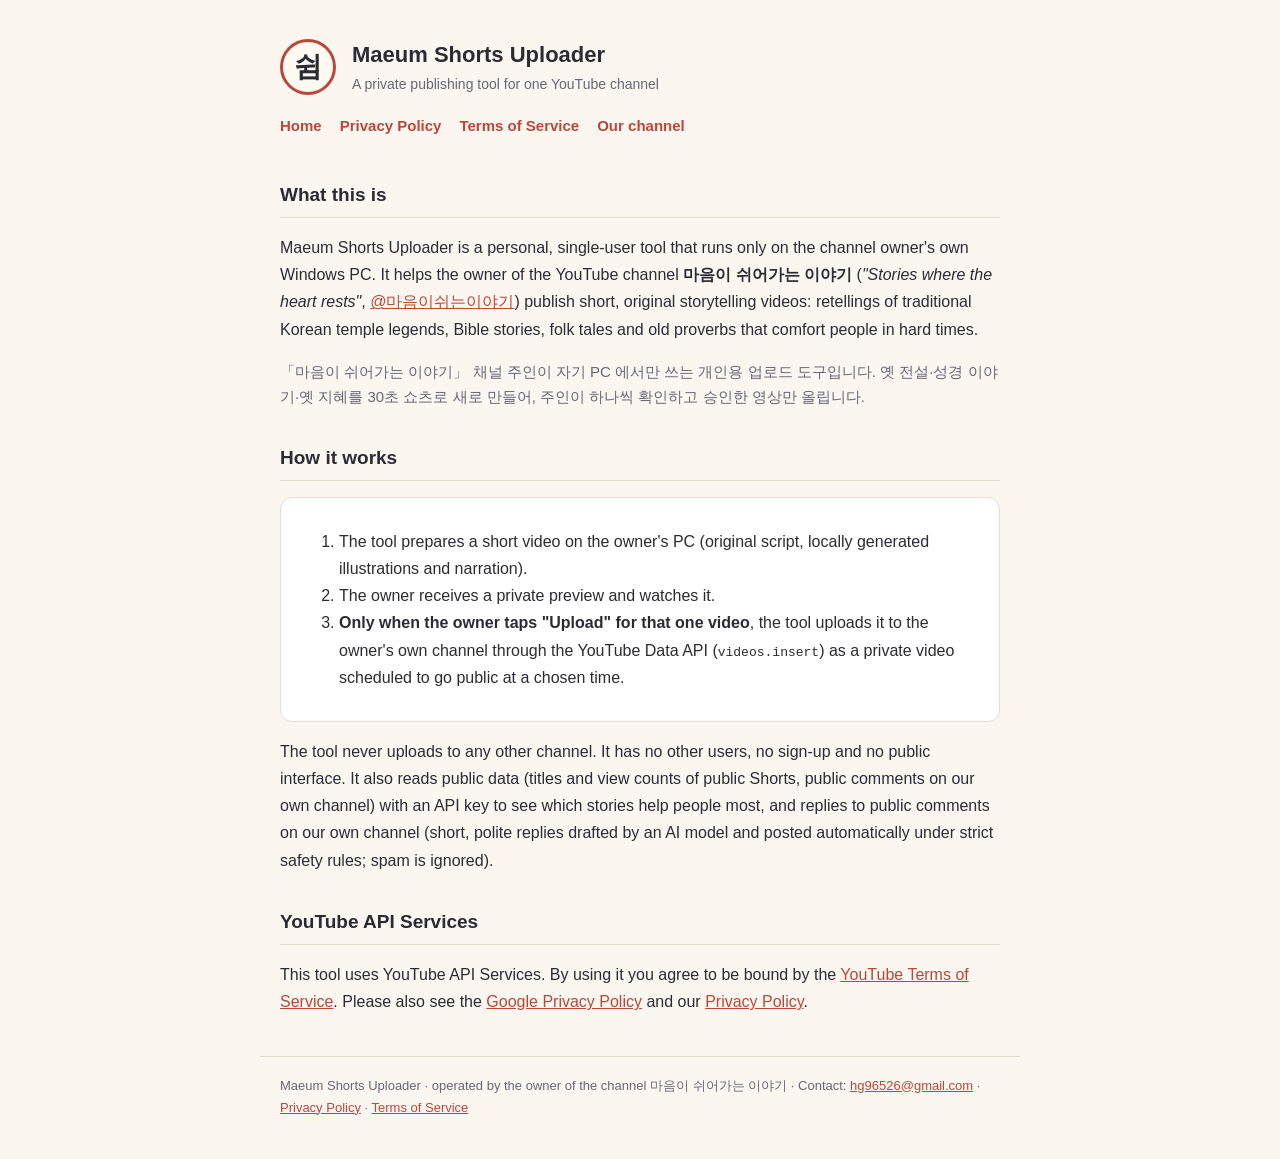
<file: index.html>
<!doctype html>
<html lang="en">
<head>
<meta charset="utf-8">
<meta name="viewport" content="width=device-width,initial-scale=1">
<title>Maeum Shorts Uploader</title>
<link rel="stylesheet" href="style.css">
</head>
<body>
<header>
  <div class="mark">쉼</div>
  <div><h1>Maeum Shorts Uploader</h1><p>A private publishing tool for one YouTube channel</p></div>
</header>
<nav><a href="index.html">Home</a><a href="privacy.html">Privacy Policy</a><a href="terms.html">Terms of Service</a><a href="https://www.youtube.com/@마음이쉬는이야기">Our channel</a></nav>
<main>
  <h2>What this is</h2>
  <p>Maeum Shorts Uploader is a personal, single-user tool that runs only on the channel owner's own Windows PC.
  It helps the owner of the YouTube channel <b>마음이 쉬어가는 이야기</b> (<i>"Stories where the heart rests"</i>,
  <a href="https://www.youtube.com/@마음이쉬는이야기">@마음이쉬는이야기</a>) publish short, original storytelling videos:
  retellings of traditional Korean temple legends, Bible stories, folk tales and old proverbs that comfort people in hard times.</p>
  <p class="ko">「마음이 쉬어가는 이야기」 채널 주인이 자기 PC 에서만 쓰는 개인용 업로드 도구입니다.
  옛 전설·성경 이야기·옛 지혜를 30초 쇼츠로 새로 만들어, 주인이 하나씩 확인하고 승인한 영상만 올립니다.</p>

  <h2>How it works</h2>
  <div class="box"><ol>
    <li>The tool prepares a short video on the owner's PC (original script, locally generated illustrations and narration).</li>
    <li>The owner receives a private preview and watches it.</li>
    <li><b>Only when the owner taps "Upload" for that one video</b>, the tool uploads it to the owner's own channel through the
        YouTube Data API (<code>videos.insert</code>) as a private video scheduled to go public at a chosen time.</li>
  </ol></div>
  <p>The tool never uploads to any other channel. It has no other users, no sign-up and no public interface.
  It also reads public data (titles and view counts of public Shorts, public comments on our own channel) with an API key
  to see which stories help people most, and replies to public comments on our own channel (short, polite replies
  drafted by an AI model and posted automatically under strict safety rules; spam is ignored).</p>

  <h2>YouTube API Services</h2>
  <p>This tool uses YouTube API Services. By using it you agree to be bound by the
  <a href="https://www.youtube.com/t/terms">YouTube Terms of Service</a>.
  Please also see the <a href="http://www.google.com/policies/privacy">Google Privacy Policy</a>
  and our <a href="privacy.html">Privacy Policy</a>.</p>
</main>
<footer>Maeum Shorts Uploader · operated by the owner of the channel 마음이 쉬어가는 이야기 ·
Contact: <a href="mailto:hg96526@gmail.com">hg96526@gmail.com</a> ·
<a href="privacy.html">Privacy Policy</a> · <a href="terms.html">Terms of Service</a></footer>
</body>
</html>
</file>
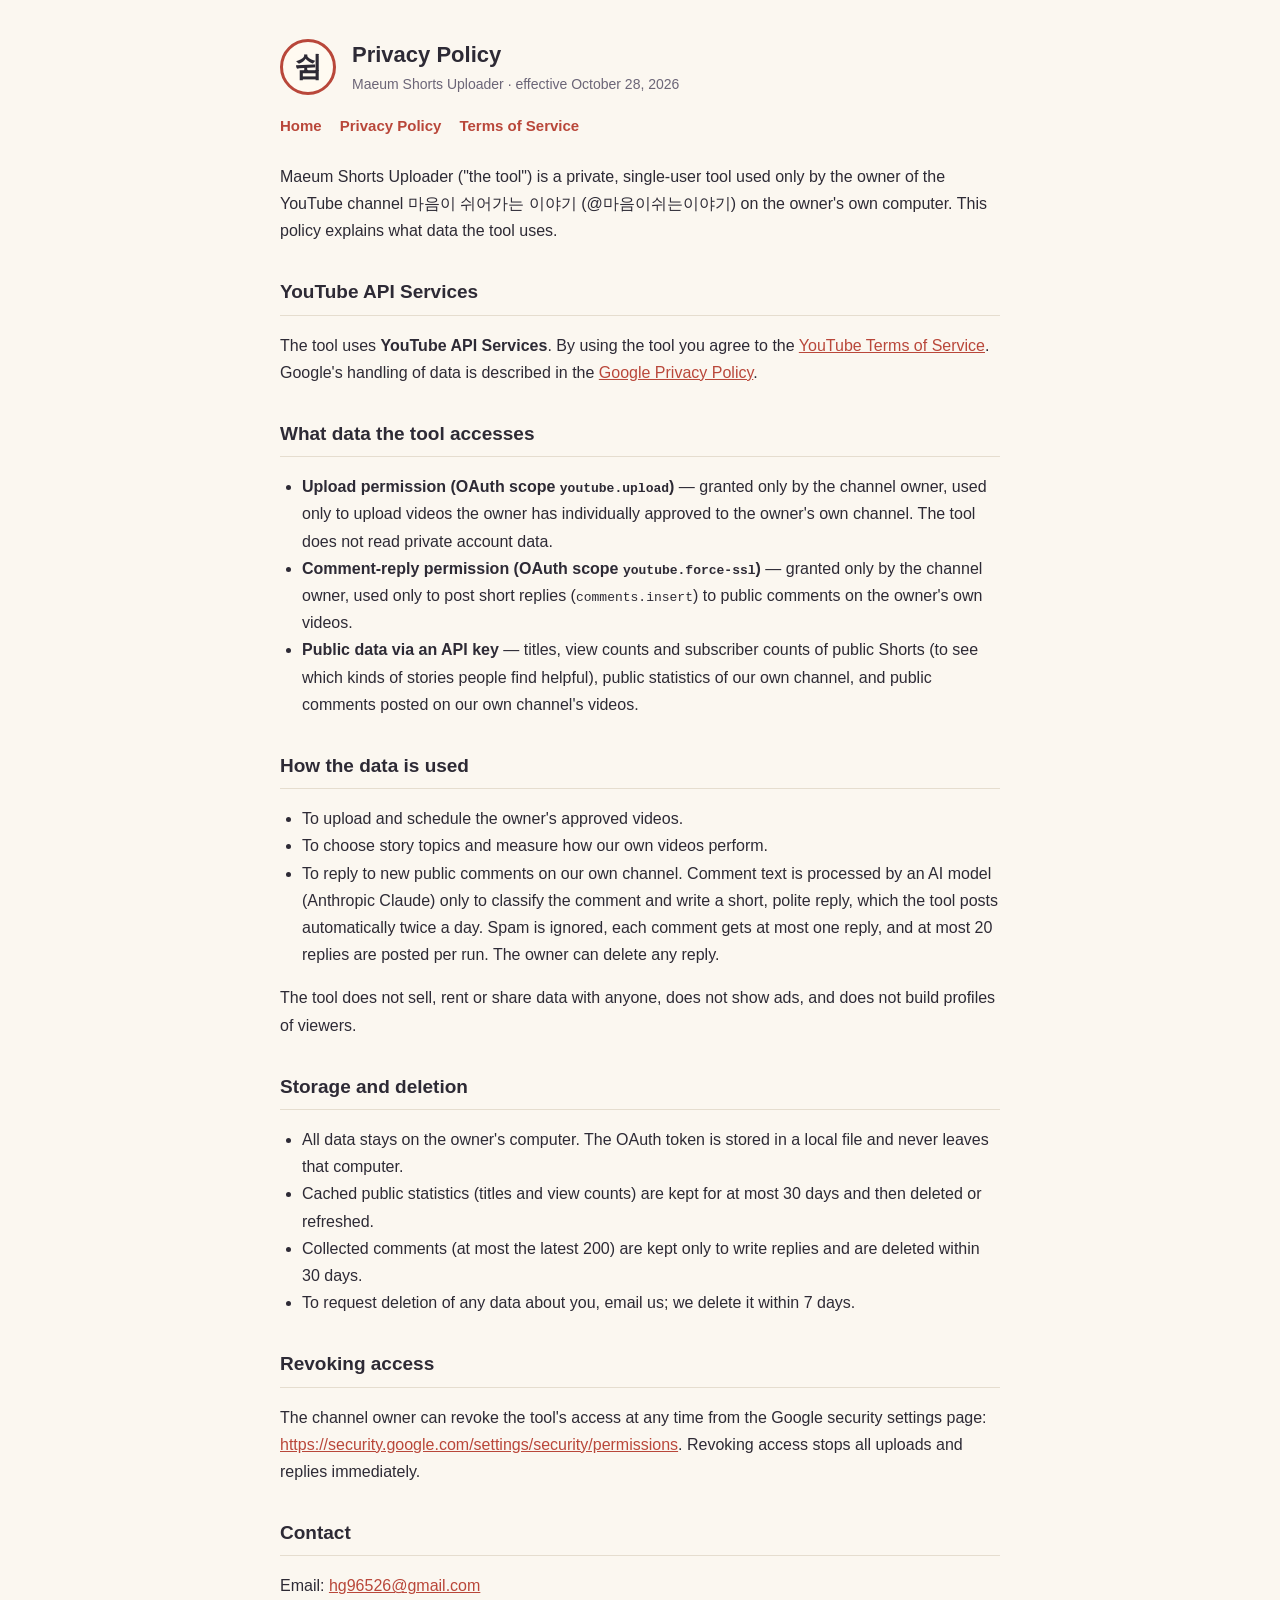
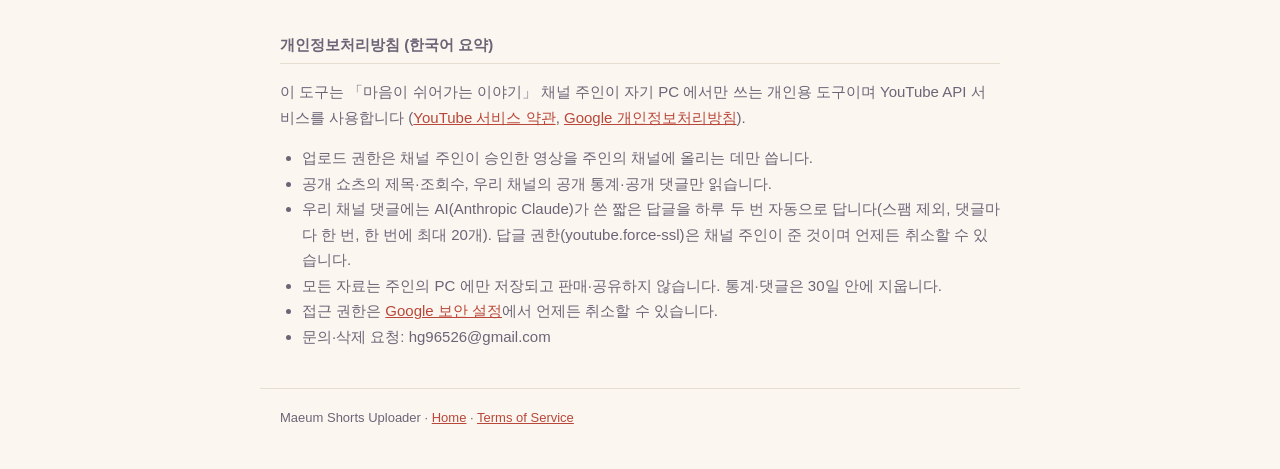
<file: privacy.html>
<!doctype html>
<html lang="en">
<head>
<meta charset="utf-8">
<meta name="viewport" content="width=device-width,initial-scale=1">
<title>Privacy Policy — Maeum Shorts Uploader</title>
<link rel="stylesheet" href="style.css">
</head>
<body>
<header>
  <div class="mark">쉼</div>
  <div><h1>Privacy Policy</h1><p>Maeum Shorts Uploader · effective October 28, 2026</p></div>
</header>
<nav><a href="index.html">Home</a><a href="privacy.html">Privacy Policy</a><a href="terms.html">Terms of Service</a></nav>
<main>
  <p>Maeum Shorts Uploader ("the tool") is a private, single-user tool used only by the owner of the YouTube channel
  마음이 쉬어가는 이야기 (@마음이쉬는이야기) on the owner's own computer. This policy explains what data the tool uses.</p>

  <h2>YouTube API Services</h2>
  <p>The tool uses <b>YouTube API Services</b>. By using the tool you agree to the
  <a href="https://www.youtube.com/t/terms">YouTube Terms of Service</a>.
  Google's handling of data is described in the <a href="http://www.google.com/policies/privacy">Google Privacy Policy</a>.</p>

  <h2>What data the tool accesses</h2>
  <ul>
    <li><b>Upload permission (OAuth scope <code>youtube.upload</code>)</b> — granted only by the channel owner, used only to upload
        videos the owner has individually approved to the owner's own channel. The tool does not read private account data.</li>
    <li><b>Comment-reply permission (OAuth scope <code>youtube.force-ssl</code>)</b> — granted only by the channel owner, used only
        to post short replies (<code>comments.insert</code>) to public comments on the owner's own videos.</li>
    <li><b>Public data via an API key</b> — titles, view counts and subscriber counts of public Shorts (to see which kinds of stories
        people find helpful), public statistics of our own channel, and public comments posted on our own channel's videos.</li>
  </ul>

  <h2>How the data is used</h2>
  <ul>
    <li>To upload and schedule the owner's approved videos.</li>
    <li>To choose story topics and measure how our own videos perform.</li>
    <li>To reply to new public comments on our own channel. Comment text is processed by an AI model (Anthropic Claude) only to
        classify the comment and write a short, polite reply, which the tool posts automatically twice a day. Spam is ignored,
        each comment gets at most one reply, and at most 20 replies are posted per run. The owner can delete any reply.</li>
  </ul>
  <p>The tool does not sell, rent or share data with anyone, does not show ads, and does not build profiles of viewers.</p>

  <h2>Storage and deletion</h2>
  <ul>
    <li>All data stays on the owner's computer. The OAuth token is stored in a local file and never leaves that computer.</li>
    <li>Cached public statistics (titles and view counts) are kept for at most 30 days and then deleted or refreshed.</li>
    <li>Collected comments (at most the latest 200) are kept only to write replies and are deleted within 30 days.</li>
    <li>To request deletion of any data about you, email us; we delete it within 7 days.</li>
  </ul>

  <h2>Revoking access</h2>
  <p>The channel owner can revoke the tool's access at any time from the Google security settings page:
  <a href="https://security.google.com/settings/security/permissions">https://security.google.com/settings/security/permissions</a>.
  Revoking access stops all uploads and replies immediately.</p>

  <h2>Contact</h2>
  <p>Email: <a href="mailto:hg96526@gmail.com">hg96526@gmail.com</a></p>

  <h2 class="ko">개인정보처리방침 (한국어 요약)</h2>
  <div class="ko">
    <p>이 도구는 「마음이 쉬어가는 이야기」 채널 주인이 자기 PC 에서만 쓰는 개인용 도구이며 YouTube API 서비스를 사용합니다
    (<a href="https://www.youtube.com/t/terms">YouTube 서비스 약관</a>, <a href="http://www.google.com/policies/privacy">Google 개인정보처리방침</a>).</p>
    <ul>
      <li>업로드 권한은 채널 주인이 승인한 영상을 주인의 채널에 올리는 데만 씁니다.</li>
      <li>공개 쇼츠의 제목·조회수, 우리 채널의 공개 통계·공개 댓글만 읽습니다.</li>
      <li>우리 채널 댓글에는 AI(Anthropic Claude)가 쓴 짧은 답글을 하루 두 번 자동으로 답니다(스팸 제외, 댓글마다 한 번, 한 번에 최대 20개). 답글 권한(youtube.force-ssl)은 채널 주인이 준 것이며 언제든 취소할 수 있습니다.</li>
      <li>모든 자료는 주인의 PC 에만 저장되고 판매·공유하지 않습니다. 통계·댓글은 30일 안에 지웁니다.</li>
      <li>접근 권한은 <a href="https://security.google.com/settings/security/permissions">Google 보안 설정</a>에서 언제든 취소할 수 있습니다.</li>
      <li>문의·삭제 요청: hg96526@gmail.com</li>
    </ul>
  </div>
</main>
<footer>Maeum Shorts Uploader · <a href="index.html">Home</a> · <a href="terms.html">Terms of Service</a></footer>
</body>
</html>
</file>
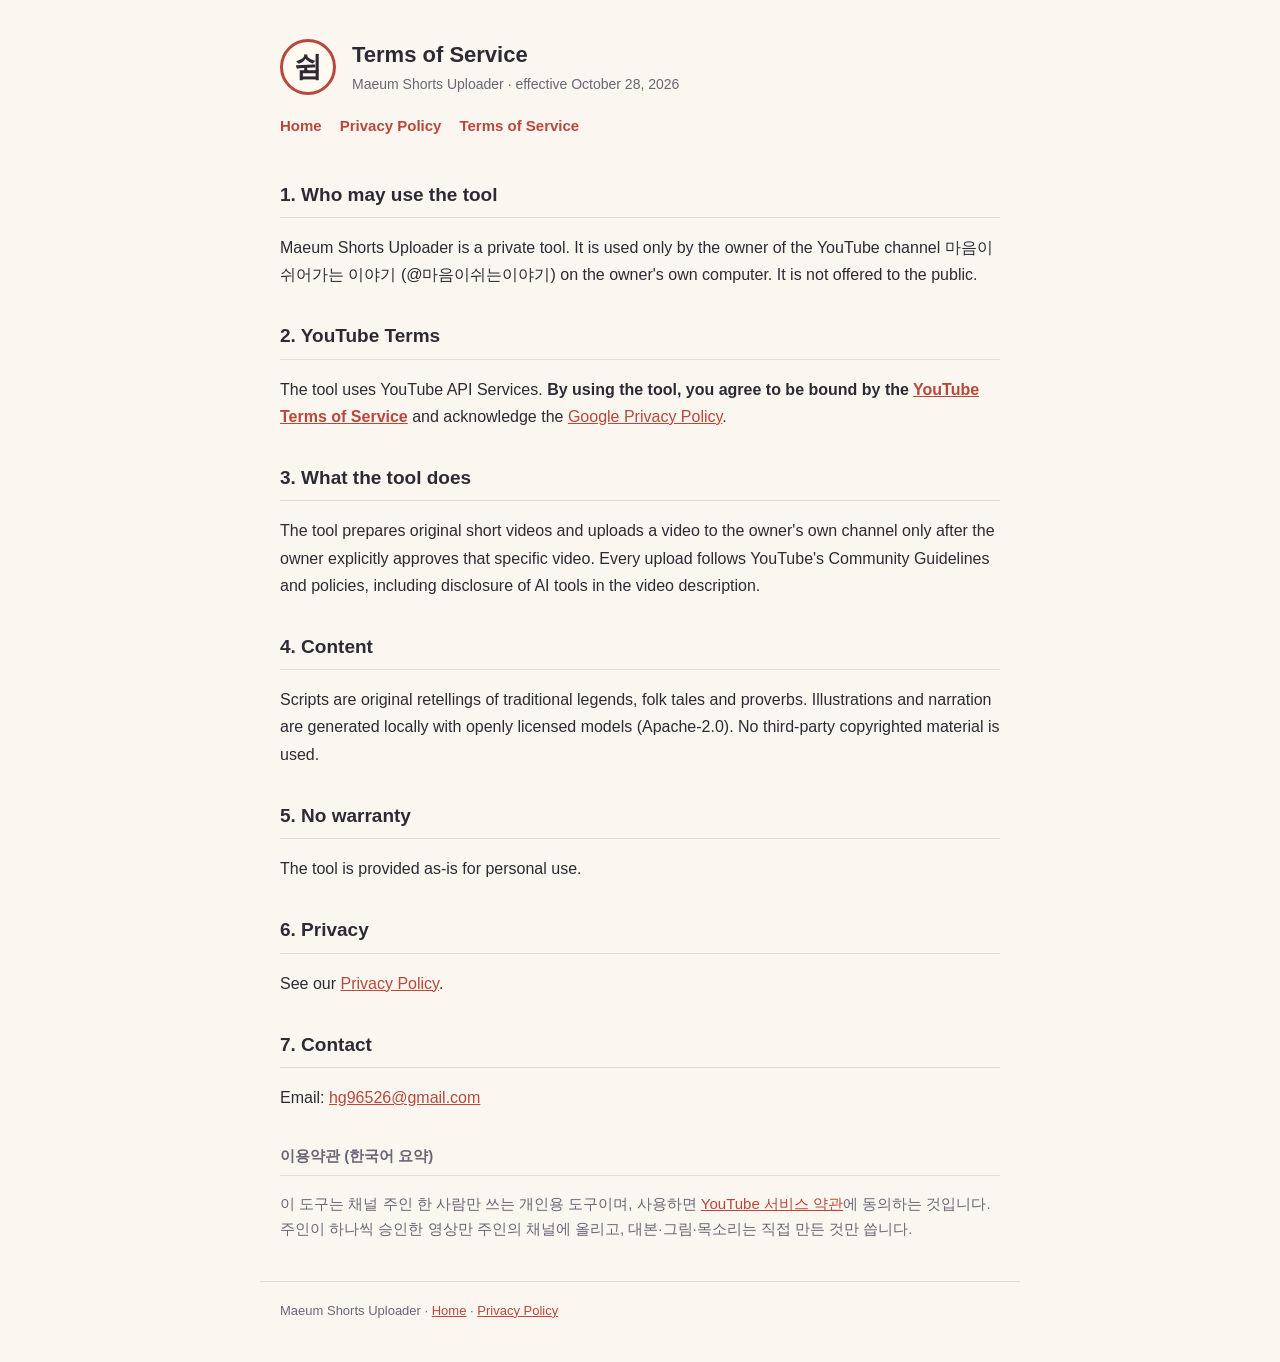
<file: terms.html>
<!doctype html>
<html lang="en">
<head>
<meta charset="utf-8">
<meta name="viewport" content="width=device-width,initial-scale=1">
<title>Terms of Service — Maeum Shorts Uploader</title>
<link rel="stylesheet" href="style.css">
</head>
<body>
<header>
  <div class="mark">쉼</div>
  <div><h1>Terms of Service</h1><p>Maeum Shorts Uploader · effective October 28, 2026</p></div>
</header>
<nav><a href="index.html">Home</a><a href="privacy.html">Privacy Policy</a><a href="terms.html">Terms of Service</a></nav>
<main>
  <h2>1. Who may use the tool</h2>
  <p>Maeum Shorts Uploader is a private tool. It is used only by the owner of the YouTube channel 마음이 쉬어가는 이야기
  (@마음이쉬는이야기) on the owner's own computer. It is not offered to the public.</p>

  <h2>2. YouTube Terms</h2>
  <p>The tool uses YouTube API Services. <b>By using the tool, you agree to be bound by the
  <a href="https://www.youtube.com/t/terms">YouTube Terms of Service</a></b> and acknowledge the
  <a href="http://www.google.com/policies/privacy">Google Privacy Policy</a>.</p>

  <h2>3. What the tool does</h2>
  <p>The tool prepares original short videos and uploads a video to the owner's own channel only after the owner explicitly
  approves that specific video. Every upload follows YouTube's Community Guidelines and policies, including disclosure of AI tools
  in the video description.</p>

  <h2>4. Content</h2>
  <p>Scripts are original retellings of traditional legends, folk tales and proverbs. Illustrations and narration are generated
  locally with openly licensed models (Apache-2.0). No third-party copyrighted material is used.</p>

  <h2>5. No warranty</h2>
  <p>The tool is provided as-is for personal use.</p>

  <h2>6. Privacy</h2>
  <p>See our <a href="privacy.html">Privacy Policy</a>.</p>

  <h2>7. Contact</h2>
  <p>Email: <a href="mailto:hg96526@gmail.com">hg96526@gmail.com</a></p>

  <h2 class="ko">이용약관 (한국어 요약)</h2>
  <p class="ko">이 도구는 채널 주인 한 사람만 쓰는 개인용 도구이며, 사용하면 <a href="https://www.youtube.com/t/terms">YouTube 서비스 약관</a>에 동의하는 것입니다.
  주인이 하나씩 승인한 영상만 주인의 채널에 올리고, 대본·그림·목소리는 직접 만든 것만 씁니다.</p>
</main>
<footer>Maeum Shorts Uploader · <a href="index.html">Home</a> · <a href="privacy.html">Privacy Policy</a></footer>
</body>
</html>
</file>
<file: style.css>
:root{--bg:#fbf7f0;--ink:#2d2a35;--sub:#6b6577;--line:#e5ddcf;--accent:#b9473a}
*{box-sizing:border-box}
body{margin:0;background:var(--bg);color:var(--ink);font-family:-apple-system,"Segoe UI","Noto Sans KR",sans-serif;line-height:1.7}
header,main,footer{max-width:760px;margin:0 auto;padding:0 20px}
header{padding-top:36px;display:flex;align-items:center;gap:16px}
header .mark{width:56px;height:56px;border-radius:50%;border:3px solid var(--accent);display:flex;align-items:center;justify-content:center;font-size:28px;font-weight:700;font-family:serif;background:#fffaf1}
header h1{font-size:22px;margin:0}
header p{margin:0;color:var(--sub);font-size:14px}
nav{max-width:760px;margin:16px auto 0;padding:0 20px;display:flex;gap:18px;flex-wrap:wrap;font-size:15px}
nav a{color:var(--accent);text-decoration:none;font-weight:600}
main{padding-top:8px;padding-bottom:24px}
h2{font-size:19px;margin-top:32px;border-bottom:1px solid var(--line);padding-bottom:6px}
h3{font-size:16px;margin-bottom:4px}
.ko{color:var(--sub);font-size:15px}
.box{background:#fff;border:1px solid var(--line);border-radius:12px;padding:14px 18px;margin:14px 0}
ul{padding-left:22px}
a{color:var(--accent)}
footer{border-top:1px solid var(--line);padding:18px 20px 40px;color:var(--sub);font-size:13px}
</file>
